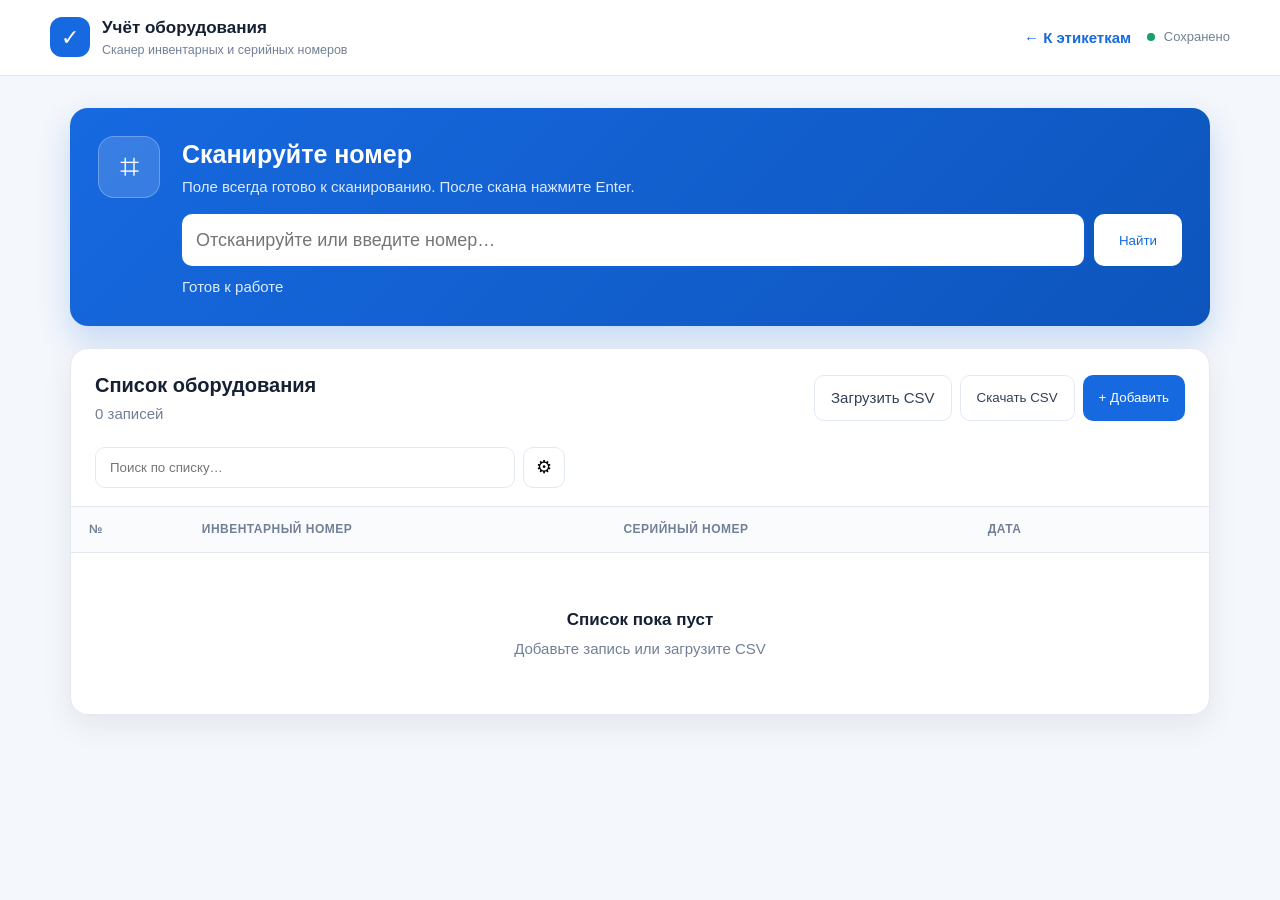
<file: inventory.html>
<!doctype html>
<html lang="ru">
<head>
  <meta charset="UTF-8">
  <meta name="viewport" content="width=device-width, initial-scale=1.0">
  <title>Учёт оборудования</title>
  <link rel="stylesheet" href="inventory.css">
</head>
<body>
  <header class="topbar">
    <div class="brand"><span class="brand-mark">✓</span><div><strong>Учёт оборудования</strong><small>Сканер инвентарных и серийных номеров</small></div></div>
    <div class="header-actions"><a class="back-link" href="index.html">← К этикеткам</a><div id="saveState" class="save-state"><span></span> Сохранено</div></div>
  </header>

  <main>
    <section class="scanner-card">
      <div class="scan-icon">⌗</div>
      <div class="scan-copy">
        <h1>Сканируйте номер</h1>
        <p>Поле всегда готово к сканированию. После скана нажмите Enter.</p>
        <form id="scanForm" class="scan-row">
          <input id="scanInput" autocomplete="off" autofocus placeholder="Отсканируйте или введите номер…">
          <button class="primary" type="submit">Найти</button>
        </form>
        <div id="message" class="message" aria-live="polite">Готов к работе</div>
        <div id="typeChoice" class="type-choice hidden">
          <span>Что это за номер?</span>
          <button data-type="inventory" type="button">Инвентарный</button>
          <button data-type="serial" type="button">Серийный</button>
          <button data-type="cancel" class="ghost" type="button">Отмена</button>
        </div>
      </div>
    </section>

    <section id="pendingCard" class="pending-card hidden">
      <div><small>Собираем новую запись</small><strong id="pendingValue"></strong></div>
      <span id="pendingHint"></span><button id="cancelPending" class="ghost" type="button">Отменить</button>
    </section>

    <section class="content-card">
      <div class="section-head">
        <div><h2>Список оборудования</h2><p><span id="recordCount">0</span> записей</p></div>
        <div class="actions">
          <label class="button" for="csvInput">Загрузить CSV</label><input id="csvInput" type="file" accept=".csv,text/csv" hidden>
          <button id="exportBtn" class="button" type="button">Скачать CSV</button>
          <button id="addBtn" class="primary" type="button">+ Добавить</button>
        </div>
      </div>
      <div class="tools"><input id="searchInput" placeholder="Поиск по списку…"><button id="settingsBtn" class="icon-btn" title="Правила распознавания">⚙</button></div>
      <div class="table-wrap">
        <table><thead><tr><th>№</th><th>Инвентарный номер</th><th>Серийный номер</th><th>Дата</th><th></th></tr></thead><tbody id="tableBody"></tbody></table>
        <div id="emptyState" class="empty"><b>Список пока пуст</b><span>Добавьте запись или загрузите CSV</span></div>
      </div>
    </section>
  </main>

  <dialog id="recordDialog">
    <form id="recordForm" method="dialog"><h3 id="dialogTitle">Новая запись</h3><input id="editId" type="hidden">
      <label>Инвентарный номер<input id="inventoryInput" required></label>
      <label>Серийный номер<input id="serialInput" required></label>
      <div class="dialog-actions"><button class="ghost" value="cancel" type="button" data-close>Отмена</button><button class="primary" value="default">Сохранить</button></div>
    </form>
  </dialog>

  <dialog id="settingsDialog"><form id="settingsForm" method="dialog"><h3>Правила распознавания</h3><p>Укажите начала номеров через запятую. Известные номера всегда определяются по списку.</p>
    <label>Начало инвентарных номеров<input id="inventoryPrefixes" placeholder="INV, ИНВ, 00"></label>
    <label>Начало серийных номеров<input id="serialPrefixes" placeholder="SN, S/N"></label>
    <div class="dialog-actions"><button class="ghost" type="button" data-close>Отмена</button><button class="primary">Сохранить</button></div></form></dialog>

  <div id="toast" class="toast"></div>
  <script src="inventory.js"></script>
</body>
</html>
</file>
<file: inventory.css>
:root{--bg:#f4f7fb;--card:#fff;--ink:#152033;--muted:#728096;--line:#e3e9f2;--blue:#1769e0;--blue2:#0d55bd;--green:#16a06a;--red:#d74747;--shadow:0 10px 30px rgba(28,48,78,.08)}
*{box-sizing:border-box}body{margin:0;background:var(--bg);color:var(--ink);font:15px/1.45 Inter,Segoe UI,Arial,sans-serif}.topbar{height:76px;padding:0 max(24px,calc((100% - 1180px)/2));display:flex;align-items:center;justify-content:space-between;background:#fff;border-bottom:1px solid var(--line)}.brand{display:flex;gap:12px;align-items:center}.brand-mark{display:grid;place-items:center;width:40px;height:40px;border-radius:12px;background:var(--blue);color:#fff;font-size:22px}.brand strong,.brand small{display:block}.brand strong{font-size:17px}.brand small{color:var(--muted)}.save-state{color:var(--muted);font-size:13px}.save-state span{display:inline-block;width:8px;height:8px;border-radius:50%;background:var(--green);margin-right:5px}main{max-width:1180px;margin:32px auto;padding:0 20px}.scanner-card{display:flex;gap:22px;padding:28px;background:linear-gradient(135deg,#1769e0,#0d55bd);color:#fff;border-radius:18px;box-shadow:0 14px 32px rgba(23,105,224,.22)}.scan-icon{flex:0 0 62px;height:62px;display:grid;place-items:center;background:rgba(255,255,255,.15);border:1px solid rgba(255,255,255,.25);border-radius:16px;font-size:34px}.scan-copy{width:100%}.scan-copy h1{margin:0;font-size:25px}.scan-copy p{margin:4px 0 16px;color:#dbeaff}.scan-row{display:flex;gap:10px}.scan-row input{height:52px;font-size:18px;border:0;box-shadow:0 4px 15px rgba(0,0,0,.12)}input{width:100%;padding:12px 14px;border:1px solid var(--line);border-radius:10px;outline:none;color:var(--ink);background:#fff}input:focus{border-color:#77a9ee;box-shadow:0 0 0 3px rgba(23,105,224,.12)}button,.button{border:0;border-radius:10px;padding:11px 16px;font:600 14px inherit;cursor:pointer;white-space:nowrap}.primary{background:var(--blue);color:#fff}.primary:hover{background:var(--blue2)}.scanner-card .primary{background:#fff;color:var(--blue);padding-inline:25px}.message{margin-top:10px;min-height:20px;color:#deebff}.message.success{color:#a8ffd8}.message.error{color:#ffd1d1}.type-choice{display:flex;gap:8px;align-items:center;flex-wrap:wrap;margin-top:10px}.type-choice button{background:#fff;color:var(--blue)}.type-choice .ghost{color:#fff;background:transparent;border:1px solid #a8c8f6}.hidden{display:none!important}.pending-card{display:flex;align-items:center;gap:18px;margin-top:16px;padding:16px 20px;background:#fff8df;border:1px solid #f2d776;border-radius:13px}.pending-card div{flex:1}.pending-card small,.pending-card strong{display:block}.pending-card strong{font-size:18px}.pending-card span{color:#766017}.content-card{margin-top:22px;background:var(--card);border:1px solid var(--line);border-radius:18px;box-shadow:var(--shadow);overflow:hidden}.section-head{padding:22px 24px;display:flex;align-items:center;justify-content:space-between}.section-head h2{margin:0;font-size:20px}.section-head p{margin:3px 0 0;color:var(--muted)}.actions{display:flex;gap:8px}.button,.ghost{background:#fff;color:#334155;border:1px solid var(--line)}.tools{display:flex;gap:8px;padding:0 24px 18px}.tools input{max-width:420px}.icon-btn{border:1px solid var(--line);background:#fff;font-size:18px;padding:6px 12px}.table-wrap{overflow-x:auto;border-top:1px solid var(--line)}table{width:100%;border-collapse:collapse}th,td{text-align:left;padding:14px 18px;border-bottom:1px solid var(--line)}th{color:var(--muted);font-size:12px;text-transform:uppercase;letter-spacing:.04em;background:#f9fbfd}td code{font:600 14px Consolas,monospace;background:#f1f5f9;padding:5px 8px;border-radius:6px}.row-actions{display:flex;justify-content:flex-end;gap:5px}.row-actions button{padding:7px 9px;background:#f5f7fa}.row-actions .delete{color:var(--red)}tr.highlight{animation:flash 2.5s}@keyframes flash{0%,50%{background:#dff9ec}100%{background:transparent}}.empty{padding:55px;text-align:center;color:var(--muted)}.empty b,.empty span{display:block}.empty b{color:var(--ink);font-size:17px;margin-bottom:5px}dialog{width:min(480px,calc(100% - 28px));border:0;border-radius:16px;padding:0;box-shadow:0 24px 60px rgba(0,0,0,.25)}dialog::backdrop{background:rgba(15,25,40,.5)}dialog form{padding:24px}dialog h3{margin:0 0 16px;font-size:21px}dialog p{color:var(--muted)}dialog label{display:block;font-weight:600;margin-top:14px}dialog label input{margin-top:6px}.dialog-actions{display:flex;justify-content:flex-end;gap:8px;margin-top:24px}.toast{position:fixed;right:24px;bottom:24px;transform:translateY(100px);opacity:0;background:#172033;color:#fff;padding:13px 18px;border-radius:10px;box-shadow:var(--shadow);transition:.25s}.toast.show{transform:none;opacity:1}
.header-actions{display:flex;align-items:center;gap:16px}.back-link{color:var(--blue);font-weight:600;text-decoration:none}.back-link:hover{text-decoration:underline}
@media(max-width:700px){.topbar{padding:0 16px}.brand small,.save-state{display:none}main{margin:18px auto;padding:0 12px}.scanner-card{padding:20px;display:block}.scan-icon{display:none}.scan-row{display:block}.scan-row button{width:100%;margin-top:8px;height:46px}.section-head{align-items:flex-start;gap:15px;flex-direction:column}.actions{width:100%;flex-wrap:wrap}.actions>*{flex:1;text-align:center}.pending-card{align-items:flex-start;flex-wrap:wrap}th,td{padding:12px}.content-card{border-radius:13px}.back-link{font-size:0}.back-link::after{content:'←';font-size:22px}}
</file>
